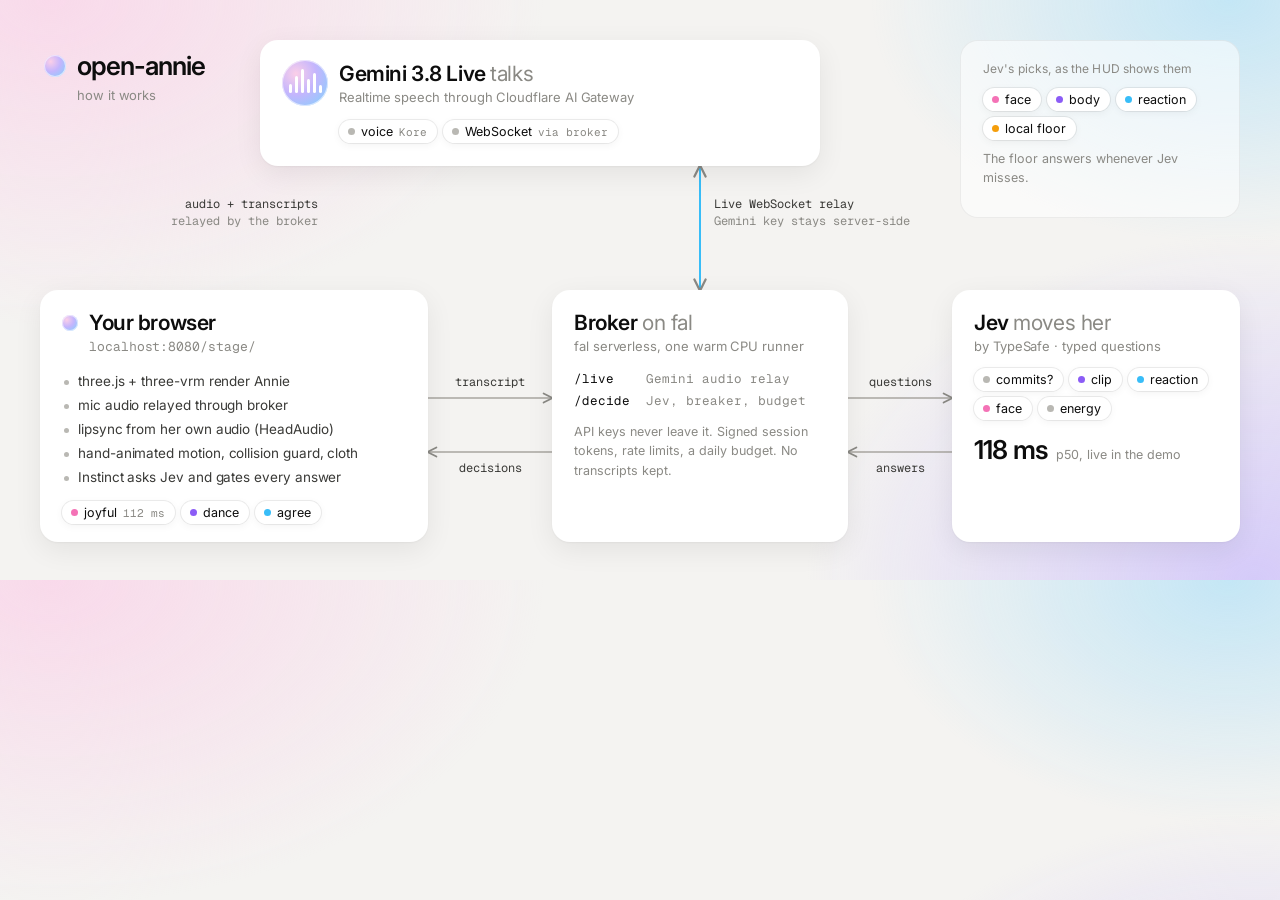
<file: docs/media/architecture.html>
<!doctype html>
<!-- The README's architecture diagram (architecture.png: this page at 1280 x 580, deviceScaleFactor 2),
     in the stage's own visual language: white cards, Inter + Geist Mono, the brand dot and the HUD's
     chip colours (face pink, body violet, reaction sky, local floor amber). -->
<html>
<head>
<meta charset="utf-8">
<link rel="stylesheet" href="https://fonts.googleapis.com/css2?family=Inter:opsz,wght@14..32,400;14..32,500;14..32,600&family=Geist+Mono:wght@400;500&display=swap">
<style>
  :root {
    --bg: #f4f3f1; --ink: #0d0d0d; --ink-2: #3a3a37; --muted: #8a8984; --faint: #b9b8b3;
    --face: #f472b6; --body: #8b5cf6; --react: #38bdf8; --local: #f59e0b;
    --shadow: 0 1px 2px rgba(13, 13, 13, 0.04), 0 8px 28px rgba(13, 13, 13, 0.07);
    --line: #a9a7a1;
  }
  html, body { margin: 0; }
  body { width: 1280px; height: 580px; position: relative; overflow: hidden; color: var(--ink);
         font-family: Inter, system-ui, sans-serif; -webkit-font-smoothing: antialiased;
         background: radial-gradient(55% 80% at 4% 0%, rgba(251, 207, 232, 0.7), transparent 70%),
                     radial-gradient(50% 85% at 98% 100%, rgba(196, 181, 253, 0.65), transparent 70%),
                     radial-gradient(40% 60% at 96% 0%, rgba(125, 211, 252, 0.4), transparent 70%), var(--bg); }
  .mono { font-family: "Geist Mono", ui-monospace, monospace; }
  .card { position: absolute; box-sizing: border-box; background: #fff; border-radius: 18px; box-shadow: var(--shadow); padding: 20px 22px; }
  .card.soft { background: rgba(255, 255, 255, 0.55); box-shadow: none; border: 1px solid rgba(13, 13, 13, 0.06); }
  .head { display: flex; align-items: center; gap: 11px; }
  .head h2 { margin: 0; font-size: 21px; font-weight: 600; letter-spacing: -0.02em; }
  .sub { color: var(--muted); font-size: 13px; margin-top: 3px; letter-spacing: -0.005em; }
  .dot { width: 16px; height: 16px; border-radius: 50%; flex: none;
         background: radial-gradient(circle at 30% 30%, #fbcfe8, #c4b5fd 45%, #7dd3fc); box-shadow: inset 0 0 0 1px rgba(255, 255, 255, 0.6); }
  .orb { width: 46px; height: 46px; border-radius: 50%; flex: none; display: grid; place-items: center;
         background: radial-gradient(circle at 30% 30%, #fbcfe8, #c4b5fd 45%, #7dd3fc); box-shadow: inset 0 0 0 1px rgba(255, 255, 255, 0.6); }
  .orb i { display: inline-block; width: 3px; margin: 0 1.5px; border-radius: 2px; background: #fff; }
  ul { list-style: none; margin: 14px 0 0; padding: 0; }
  li { font-size: 13.5px; color: var(--ink-2); padding: 4px 0 4px 16px; position: relative; letter-spacing: -0.005em; }
  li::before { content: ""; position: absolute; left: 2px; top: 11px; width: 5px; height: 5px; border-radius: 50%; background: var(--faint); }
  .row { display: flex; flex-wrap: wrap; gap: 6px; margin-top: 12px; }
  .chip { display: inline-flex; align-items: center; gap: 6px; font-size: 12.5px; padding: 4px 10px 4px 9px; border-radius: 99px; background: #fff;
          box-shadow: 0 0 0 1px rgba(13, 13, 13, 0.07), 0 2px 8px rgba(13, 13, 13, 0.05); color: var(--ink); white-space: nowrap; }
  .chip i { width: 7px; height: 7px; border-radius: 50%; flex: none; }
  .chip .meta { font-family: "Geist Mono", monospace; font-size: 11px; color: var(--muted); }
  .face i { background: var(--face); } .body i { background: var(--body); } .react i { background: var(--react); } .local i { background: var(--local); }
  .plain i { background: var(--faint); }
  .route { font-family: "Geist Mono", monospace; font-size: 12.5px; color: var(--ink); margin-top: 14px; line-height: 1.75; }
  .route span { color: var(--muted); }
  .note { font-size: 12.5px; color: var(--muted); margin-top: 10px; line-height: 1.55; }
  .stat { display: flex; align-items: baseline; gap: 8px; margin-top: 14px; }
  .stat b { font-size: 26px; font-weight: 600; letter-spacing: -0.03em; }
  .stat span { font-size: 12.5px; color: var(--muted); }
  .legend-title { font-size: 12px; color: var(--muted); letter-spacing: 0.01em; }
  svg.wires { position: absolute; inset: 0; overflow: visible; }
  .label { position: absolute; font-family: "Geist Mono", monospace; font-size: 12px; color: var(--ink-2); white-space: nowrap; line-height: 1.45; }
  .label span { color: var(--muted); }
</style>
</head>
<body>
  <svg class="wires" width="1280" height="580">
    <defs>
      <marker id="tip" viewBox="0 0 10 10" refX="8.5" refY="5" markerWidth="7" markerHeight="7" orient="auto-start-reverse">
        <path d="M1 1 9 5 1 9" fill="none" stroke="#8a8984" stroke-width="1.6" stroke-linecap="round" stroke-linejoin="round"/>
      </marker>
    </defs>
    <g fill="none" stroke="var(--line)" stroke-width="1.6" stroke-linecap="round">
      <!-- broker <-> Gemini Live via Cloudflare AI Gateway -->
      <path d="M700 290 V 166" marker-start="url(#tip)" marker-end="url(#tip)" stroke="var(--react)" stroke-width="2"/>
      <!-- browser <-> broker -->
      <path d="M428 398 H 552" marker-end="url(#tip)"/>
      <path d="M552 452 H 428" marker-end="url(#tip)"/>
      <!-- broker <-> Jev -->
      <path d="M848 398 H 952" marker-end="url(#tip)"/>
      <path d="M952 452 H 848" marker-end="url(#tip)"/>
    </g>
  </svg>

  <div style="position: absolute; left: 44px; top: 50px">
    <div class="head"><span class="dot" style="width: 22px; height: 22px"></span><h2 style="font-size: 26px; letter-spacing: -0.04em">open-annie</h2></div>
    <div class="sub" style="margin: 6px 0 0 33px">how it works</div>
  </div>
  <div class="label" style="right: 962px; top: 196px; text-align: right">audio + transcripts<br><span>relayed by the broker</span></div>
  <div class="label" style="left: 714px; top: 196px">Live WebSocket relay<br><span>Gemini key stays server-side</span></div>
  <div class="label" style="left: 428px; width: 124px; top: 374px; text-align: center">transcript</div>
  <div class="label" style="left: 428px; width: 124px; top: 460px; text-align: center">decisions</div>
  <div class="label" style="left: 848px; width: 104px; top: 374px; text-align: center">questions</div>
  <div class="label" style="left: 848px; width: 104px; top: 460px; text-align: center">answers</div>

  <div class="card" style="left: 260px; top: 40px; width: 560px; height: 126px">
    <div class="head">
      <div class="orb"><span><i style="height:9px"></i><i style="height:17px"></i><i style="height:24px"></i><i style="height:14px"></i><i style="height:20px"></i><i style="height:8px"></i></span></div>
      <div>
        <h2>Gemini 3.8 Live <span style="font-weight:400;color:var(--muted)">talks</span></h2>
        <div class="sub">Realtime speech through Cloudflare AI Gateway</div>
      </div>
    </div>
    <div class="row" style="margin: 14px 0 0 57px"><span class="chip plain"><i></i>voice <span class="meta">Kore</span></span><span class="chip plain"><i></i>WebSocket <span class="meta">via broker</span></span></div>
  </div>

  <div class="card soft" style="left: 960px; top: 40px; width: 280px; height: 178px">
    <div class="legend-title">Jev's picks, as the HUD shows them</div>
    <div class="row" style="margin-top: 12px">
      <span class="chip face"><i></i>face</span><span class="chip body"><i></i>body</span><span class="chip react"><i></i>reaction</span><span class="chip local"><i></i>local floor</span>
    </div>
    <div class="note" style="margin-top: 9px">The floor answers whenever Jev misses.</div>
  </div>

  <div class="card" style="left: 40px; top: 290px; width: 388px; height: 252px">
    <div class="head"><span class="dot"></span><h2>Your browser</h2></div>
    <div class="sub mono" style="margin-left: 27px">localhost:8080/stage/</div>
    <ul>
      <li>three.js + three-vrm render Annie</li>
      <li>mic audio relayed through broker</li>
      <li>lipsync from her own audio (HeadAudio)</li>
      <li>hand-animated motion, collision guard, cloth</li>
      <li>Instinct asks Jev and gates every answer</li>
    </ul>
    <div class="row">
      <span class="chip face"><i></i>joyful <span class="meta">112 ms</span></span><span class="chip body"><i></i>dance</span><span class="chip react"><i></i>agree</span>
    </div>
  </div>

  <div class="card" style="left: 552px; top: 290px; width: 296px; height: 252px">
    <div class="head"><h2>Broker <span style="font-weight:400;color:var(--muted)">on fal</span></h2></div>
    <div class="sub">fal serverless, one warm CPU runner</div>
    <div class="route">/live&nbsp;&nbsp;&nbsp; <span>Gemini audio relay</span><br>/decide&nbsp; <span>Jev, breaker, budget</span></div>
    <div class="note">API keys never leave it. Signed session tokens, rate limits, a daily budget. No transcripts kept.</div>
  </div>

  <div class="card" style="left: 952px; top: 290px; width: 288px; height: 252px">
    <div class="head"><h2>Jev <span style="font-weight:400;color:var(--muted)">moves her</span></h2></div>
    <div class="sub">by TypeSafe · typed questions</div>
    <div class="row" style="margin-top: 14px">
      <span class="chip plain"><i></i>commits?</span><span class="chip body"><i></i>clip</span><span class="chip react"><i></i>reaction</span><span class="chip face"><i></i>face</span><span class="chip plain"><i></i>energy</span>
    </div>
    <div class="stat"><b>118 ms</b><span>p50, live in the demo</span></div>
  </div>
<script>document.fonts.ready.then(() => document.body.setAttribute("data-ready", "1"));</script>
</body>
</html>
</file>
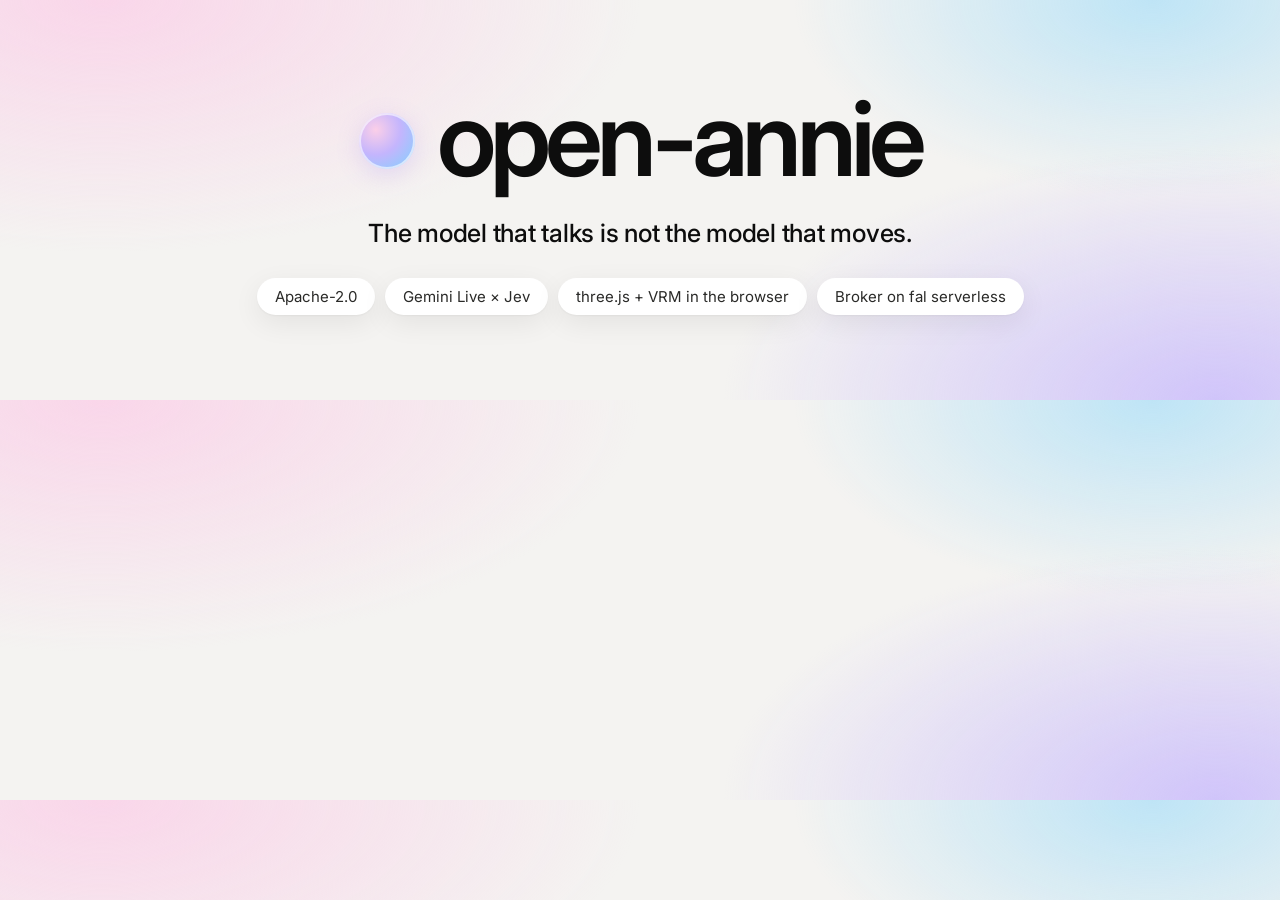
<file: docs/media/banner.html>
<!doctype html>
<!-- The README banner (banner.png: this page at 1280 x 400, deviceScaleFactor 2): the title card's
     wordmark and the outro's pills on the brand gradient, so the README, the video and the stage match. -->
<html>
<head>
<meta charset="utf-8">
<link rel="stylesheet" href="https://fonts.googleapis.com/css2?family=Inter:opsz,wght@14..32,400;14..32,500;14..32,600&display=swap">
<style>
  html, body { margin: 0; }
  body { width: 1280px; height: 400px; position: relative; overflow: hidden; font-family: Inter, system-ui, sans-serif; -webkit-font-smoothing: antialiased;
         background: radial-gradient(60% 90% at 8% 0%, rgba(251, 207, 232, 0.8), transparent 70%),
                     radial-gradient(55% 90% at 95% 100%, rgba(196, 181, 253, 0.75), transparent 70%),
                     radial-gradient(40% 70% at 90% 0%, rgba(125, 211, 252, 0.45), transparent 70%), #f4f3f1;
         display: flex; flex-direction: column; align-items: center; justify-content: center; color: #0d0d0d; }
  .mark { display: flex; align-items: center; gap: 22px; }
  .dot { width: 56px; height: 56px; border-radius: 50%; background: radial-gradient(circle at 30% 30%, #fbcfe8, #c4b5fd 45%, #7dd3fc);
         box-shadow: inset 0 0 0 2px rgba(255, 255, 255, 0.6), 0 6px 24px rgba(139, 92, 246, 0.18); }
  h1 { font-size: 104px; font-weight: 600; letter-spacing: -0.055em; margin: 0 0 6px; line-height: 1; }
  p { font-size: 25px; color: #8a8984; margin: 22px 0 0; letter-spacing: -0.01em; }
  p b { color: #0d0d0d; font-weight: 500; }
  .cta { display: flex; gap: 10px; margin-top: 30px; }
  .cta span { font-size: 15px; padding: 9px 18px; border-radius: 99px; background: #fff; color: #2a2a28;
              box-shadow: 0 1px 2px rgba(13, 13, 13, 0.04), 0 8px 28px rgba(13, 13, 13, 0.07); }
</style>
</head>
<body>
  <div class="mark"><span class="dot"></span><h1>open-annie</h1></div>
  <p><b>The model that talks is not the model that moves.</b></p>
  <div class="cta"><span>Apache-2.0</span><span>Gemini Live × Jev</span><span>three.js + VRM in the browser</span><span>Broker on fal serverless</span></div>
<script>document.fonts.ready.then(() => document.body.setAttribute("data-ready", "1"));</script>
</body>
</html>
</file>
